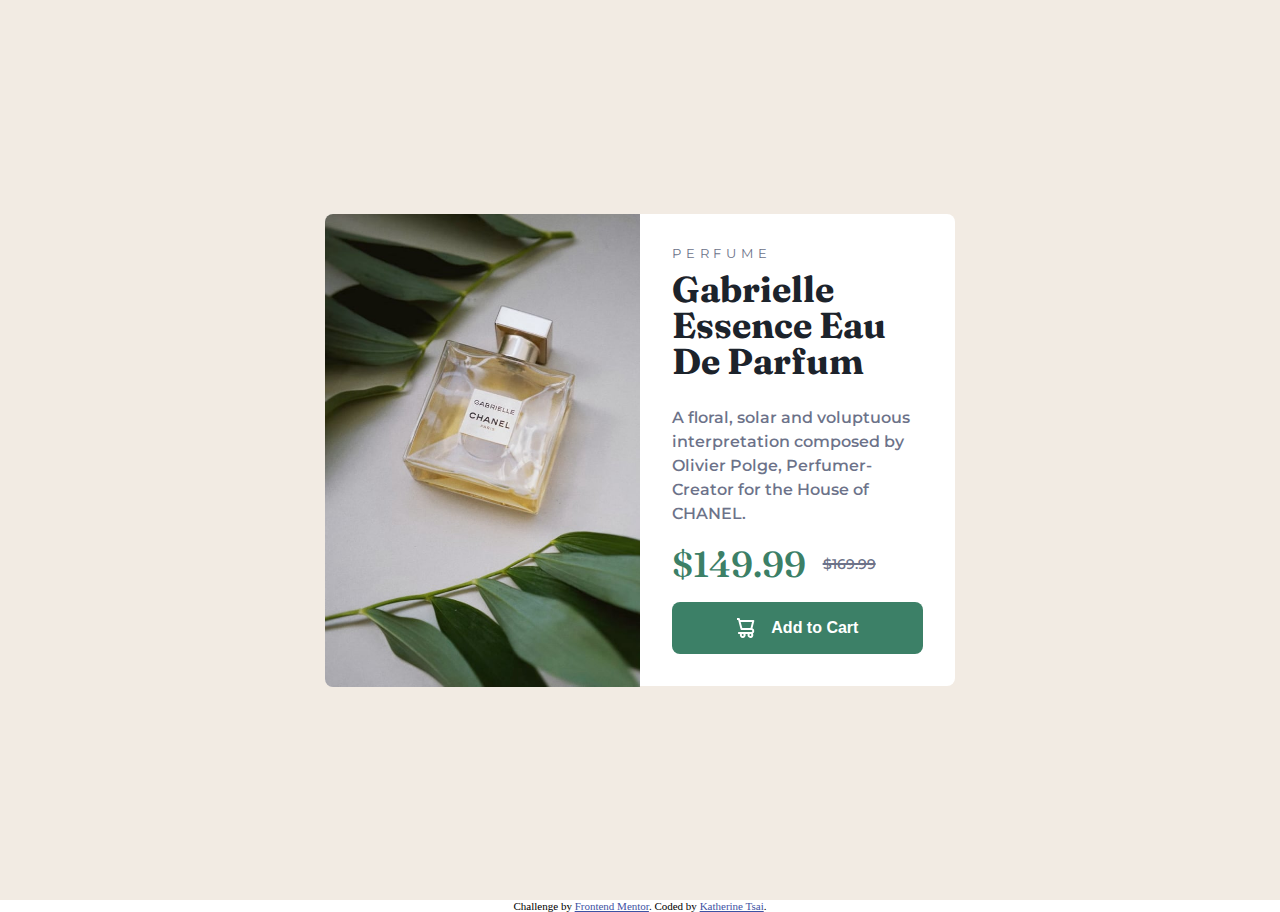
<file: product-preview-card-component-main/index.html>
<!DOCTYPE html>
<html lang="en">
  <head>
    <meta charset="UTF-8" />
    <meta name="viewport" content="width=device-width, initial-scale=1.0" />
    <!-- displays site properly based on user's device -->

    <link
      rel="icon"
      type="image/png"
      sizes="32x32"
      href="./images/favicon-32x32.png"
    />

    <title>Frontend Mentor | Product preview card component</title>

    <!-- Feel free to remove these styles or customise in your own stylesheet 👍 -->
    <style>
      .attribution {
        font-size: 11px;
        text-align: center;
      }
      .attribution a {
        color: hsl(228, 45%, 44%);
      }
    </style>
    <link rel="stylesheet" href="./styles/style.css" />
  </head>
  <body>
    <main>
      <section class="card">
        <picture>
          <source
            media="(max-width: 400px)"
            srcset="./images/image-product-mobile.jpg"
          />
          <source
            media="(min-width: 401px)"
            srcset="./images/image-product-desktop.jpg"
          />
          <img
            class="cap-photo"
            src="./images/image-product-desktop.jpg"
            alt="Gabrielle Essence Eau De Parfum"
          />
        </picture>

        <article>
          <h1>PERFUME</h1>
          <h2>Gabrielle Essence Eau De Parfum</h2>
          <p>
            A floral, solar and voluptuous interpretation composed by Olivier
            Polge, Perfumer-Creator for the House of CHANEL.
          </p>
          <section class="price">
            <p class="on-sale">$149.99</p>
            <p class="original">$169.99</p>
          </section>
          <button>
            <img
              class="icon-cart"
              src="./images/icon-cart.svg"
              alt="shopping cart icon"
            />
            <span>Add to Cart</span>
          </button>
        </article>
      </section>
    </main>
    <footer class="attribution">
      Challenge by
      <a href="https://www.frontendmentor.io?ref=challenge" target="_blank"
        >Frontend Mentor</a
      >. Coded by
      <a href="https://www.frontendmentor.io/profile/ytsai4" target="_blank"
        >Katherine Tsai</a
      >.
    </footer>
  </body>
</html>
</file>
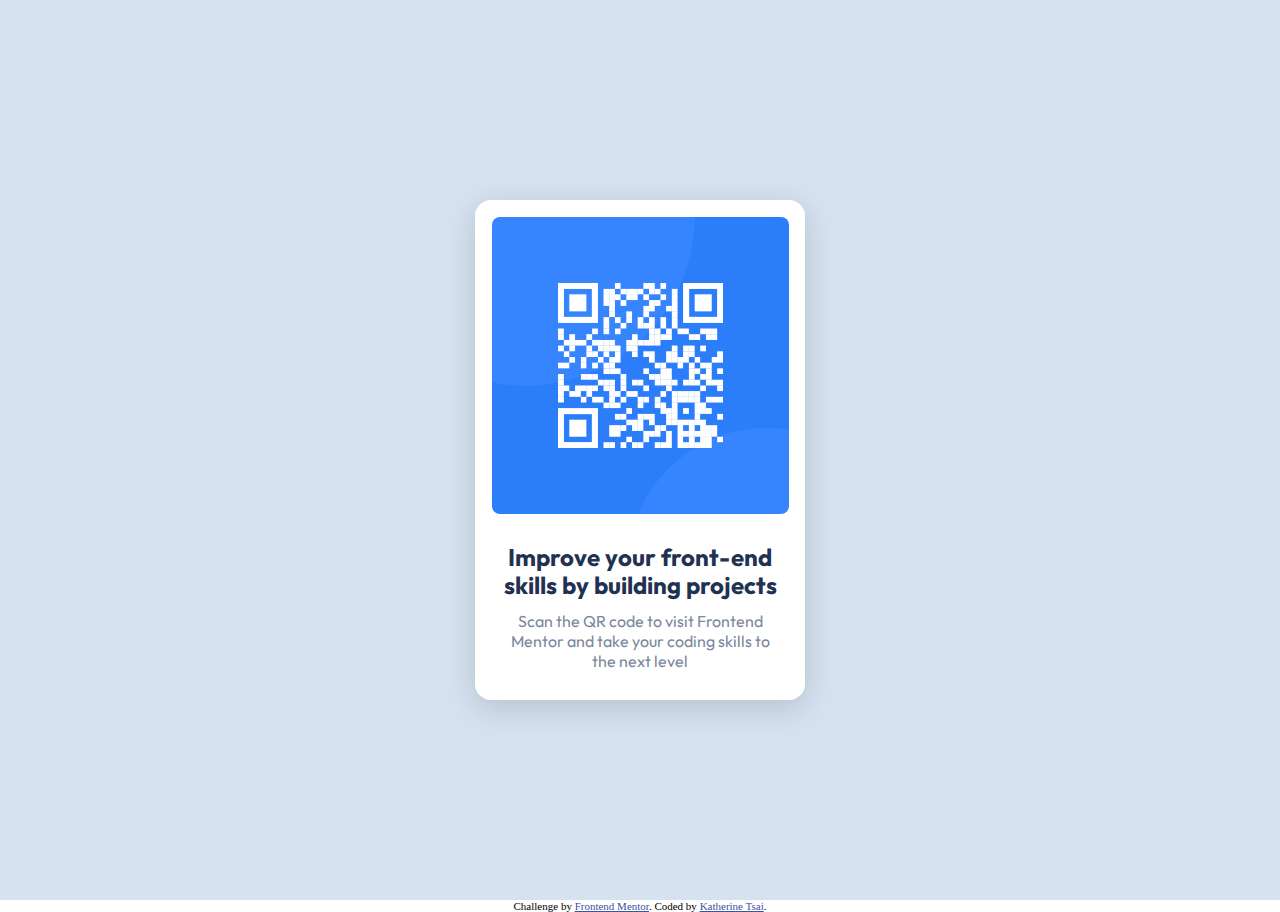
<file: qr-code-component-main/index.html>
<!DOCTYPE html>
<html lang="en">
  <head>
    <meta charset="UTF-8" />
    <meta name="viewport" content="width=device-width, initial-scale=1.0" />
    <!-- displays site properly based on user's device -->

    <link
      rel="icon"
      type="image/png"
      sizes="32x32"
      href="./images/favicon-32x32.png"
    />

    <title>Frontend Mentor | QR code component</title>

    <!-- Feel free to remove these styles or customise in your own stylesheet 👍 -->
    <style>
      .attribution {
        font-size: 11px;
        text-align: center;
      }
      .attribution a {
        color: hsl(228, 45%, 44%);
      }
    </style>
    <link
      rel="shortcut icon"
      href="./images/favicon-32x32.png"
      type="image/x-icon"
    />
    <link rel="stylesheet" href="./styles/style.css" />
  </head>
  <body>
    <main>
      <div class="container">
        <section class="card">
          <img src="./images/image-qr-code.png" alt="QRcode" />
          <section class="text">
            <h1>
              Improve your front-end<br />
              skills by building projects
            </h1>
            <p class="content">
              Scan the QR code to visit Frontend<br />
              Mentor and take your coding skills to<br />
              the next level
            </p>
          </section>
        </section>
      </div>
    </main>
    <footer class="attribution">
      Challenge by
      <a href="https://www.frontendmentor.io?ref=challenge" target="_blank"
        >Frontend Mentor</a
      >. Coded by <a href="#">Katherine Tsai</a>.
    </footer>
  </body>
</html>
</file>
<file: product-preview-card-component-main/styles/style.css>
@import url("https://fonts.googleapis.com/css2?family=Fraunces:wght@700&display=swap");
@import url("https://fonts.googleapis.com/css2?family=Montserrat&display=swap");
* {
  margin: 0;
  padding: 0;
  box-sizing: border-box;
}

main {
  background-color: hsl(30, 38%, 92%);
  min-height: 100vh;
  display: flex;
  justify-content: center;
  align-items: center;
}
main section.card {
  background-color: hsl(0, 0%, 100%);
  width: 630px;
  height: 472px;
  display: flex;
  border-radius: 0.5rem;
}
main section.card picture {
  flex: 1 1 50%;
}
main section.card picture img.cap-photo {
  width: 100%;
  border-radius: 0.5rem 0 0 0.5rem;
}
main section.card article {
  flex: 1 1 50%;
  padding: 2rem;
  font-family: "Montserrat", sans-serif;
  display: flex;
  flex-direction: column;
  justify-content: space-between;
  color: hsl(228, 12%, 48%);
}
main section.card article h1 {
  font-size: 0.8rem;
  font-weight: 400;
  letter-spacing: 0.3rem;
  margin-bottom: -1rem;
}
main section.card article h2 {
  font-size: 2.25rem;
  line-height: 2.25rem;
  font-weight: 700;
  font-family: "Fraunces", serif;
  color: hsl(212, 21%, 14%);
}
main section.card article p {
  line-height: 1.5rem;
  font-weight: 550;
}
main section.card article section.price {
  display: flex;
  align-items: center;
}
main section.card article section.price p.on-sale {
  font-size: 2.25rem;
  font-family: "Fraunces", serif;
  color: hsl(158, 36%, 37%);
  flex: 3 1 60%;
}
main section.card article section.price p.original {
  flex: 2 1 40%;
  font-size: 0.9rem;
  text-decoration: line-through;
  text-decoration-thickness: 0.1rem;
}
main section.card article button {
  border: none;
  border-radius: 0.5rem;
  background-color: hsl(158, 36%, 37%);
  display: flex;
  justify-content: center;
  align-items: center;
}
main section.card article button:hover {
  background-color: hsl(159, 38%, 13%);
  cursor: pointer;
}
main section.card article button span {
  font-size: 1rem;
  color: hsl(0, 0%, 100%);
  font-weight: bold;
  line-height: 3.25rem;
}
main section.card article button img.icon-cart {
  height: 1.25rem;
  margin-right: 1rem;
}

@media screen and (max-width: 400px) {
  main section.card {
    max-width: 350px;
    min-height: 610px;
    flex-direction: column;
  }
  main section.card picture {
    flex: 0 1 230px;
  }
  main section.card picture img.cap-photo {
    border-radius: 0.5rem 0.5rem 0 0;
  }
  main section.card article {
    flex: 1 1 380px;
    justify-content: space-between;
    padding: 1rem 1.45rem;
  }
  main section.card article h1 {
    margin: 0;
  }
  main section.card article h2 {
    font-size: 1.9rem;
    line-height: 1.9rem;
  }
  main section.card article p {
    font-size: 0.9rem;
  }
  main section.card article section.price p.on-sale {
    font-size: 1.9rem;
    flex: 1 1 50%;
  }
  main section.card article section.price p.original {
    font-size: 0.8rem;
    flex: 1 1 50%;
  }
  main section.card article button span {
    line-height: 2.65rem;
    font-size: 0.9rem;
  }
}/*# sourceMappingURL=style.css.map */
</file>
<file: qr-code-component-main/styles/style.css>
@import url("https://fonts.googleapis.com/css2?family=Outfit&display=swap");
* {
  margin: 0;
  padding: 0;
  box-sizing: border-box;
}

body main div.container {
  background-color: hsl(212, 45%, 89%);
  height: 100vh;
  display: flex;
  align-items: center;
  justify-content: center;
}
body main div.container section.card {
  border-radius: 1rem;
  width: 330px;
  height: 500px;
  background-color: white;
  display: flex;
  flex-direction: column;
  align-items: center;
  box-shadow: 0 0.5rem 2rem rgba(0, 0, 0, 0.15);
}
body main div.container section.card img {
  border-radius: 0.5rem;
  width: 90%;
  margin: 5%;
  flex: 0 0 auto;
}
body main div.container section.card section.text {
  margin: 1rem 1rem;
  font-family: "Outfit", sans-serif;
  text-align: center;
  flex: 1 1 45%;
  display: flex;
  flex-direction: column;
  justify-content: space-evenly;
}
body main div.container section.card section.text h1 {
  font-weight: 700;
  font-size: 1.5rem;
  color: hsl(218, 44%, 22%);
  line-height: 1.75rem;
  margin-top: -1rem;
}
body main div.container section.card section.text p.content {
  font-weight: 400;
  color: hsl(220, 15%, 55%);
}/*# sourceMappingURL=style.css.map */
</file>
